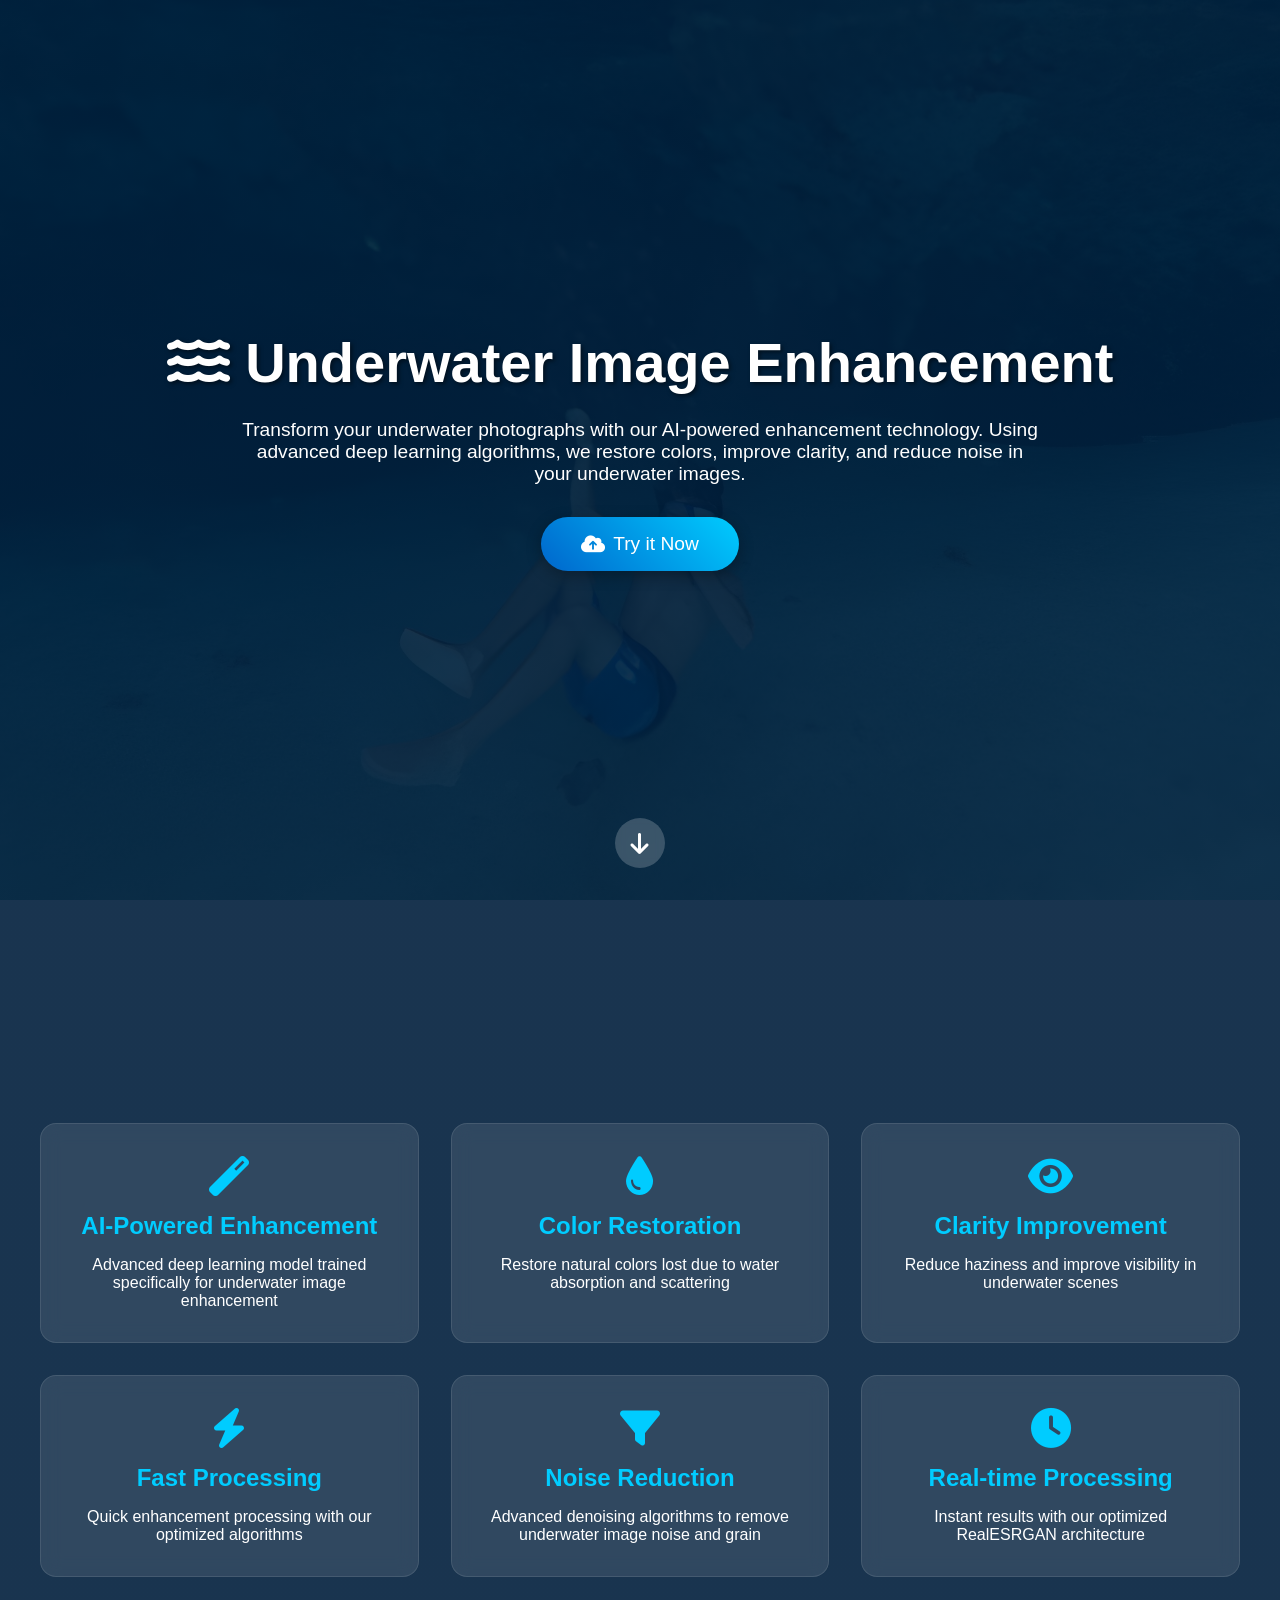
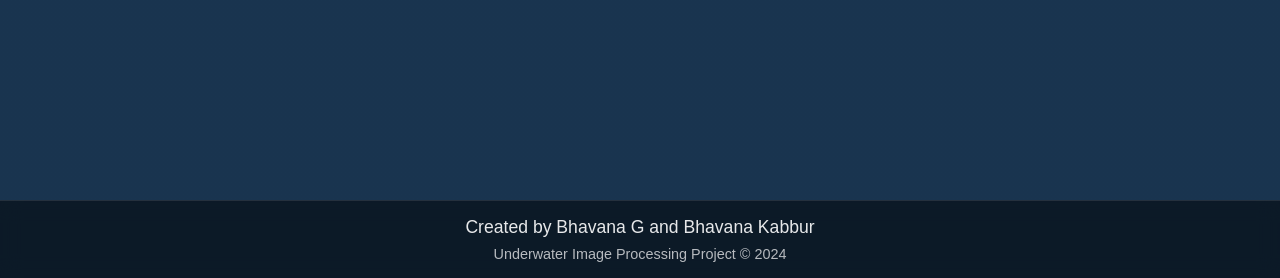
<file: templates/landing.html>
<!DOCTYPE html>
<html lang="en">
<head>
    <meta charset="UTF-8">
    <meta name="viewport" content="width=device-width, initial-scale=1.0">
    <title>Underwater Image Enhancement</title>
    <link href="https://cdnjs.cloudflare.com/ajax/libs/font-awesome/6.0.0/css/all.min.css" rel="stylesheet">
    <style>
        :root {
            --primary-color: #0066cc;
            --secondary-color: #00ccff;
            --background-color: #001e3c;
            --text-color: #ffffff;
        }

        * {
            margin: 0;
            padding: 0;
            box-sizing: border-box;
            font-family: 'Segoe UI', Tahoma, Geneva, Verdana, sans-serif;
        }

        body {
            background-color: var(--background-color);
            color: var(--text-color);
            scroll-behavior: smooth;
            background: linear-gradient(rgba(0, 30, 60, 0.9), rgba(0, 30, 60, 0.9)),
                        url('/static/underwater-bg.jpg') center/cover fixed;
            min-height: 100vh;
            overflow-x: hidden; 
        }

        .hero {
            min-height: 100vh;
            display: flex;
            flex-direction: column;
            align-items: center;
            justify-content: center;
            text-align: center;
            padding: 2rem;
            background: transparent;
        }

        .hero h1 {
            font-size: 3.5rem;
            margin-bottom: 1.5rem;
            text-shadow: 2px 2px 4px rgba(0,0,0,0.5);
        }

        .hero p {
            font-size: 1.2rem;
            margin-bottom: 2rem;
            max-width: 800px;
        }

        .cta-button {
            display: inline-flex;
            align-items: center;
            gap: 0.5rem;
            background: linear-gradient(45deg, var(--primary-color), var(--secondary-color));
            color: white;
            padding: 1rem 2.5rem;
            border-radius: 3rem;
            text-decoration: none;
            font-size: 1.2rem;
            transition: all 0.3s ease;
            box-shadow: 0 4px 15px rgba(0, 0, 0, 0.3);
        }

        .cta-button:hover {
            transform: translateY(-3px);
            box-shadow: 0 6px 20px rgba(0, 0, 0, 0.4);
        }

        .features {
            min-height: 100vh;
            padding: 5rem 2rem;
            display: flex;
            align-items: center;
            justify-content: center;
            background: transparent;
        }

        .features-container {
            max-width: 1200px;
            margin: 0 auto;
            display: grid;
            grid-template-columns: repeat(auto-fit, minmax(300px, 1fr));
            gap: 2rem;
        }

        .feature-card {
            background: rgba(255, 255, 255, 0.1);
            backdrop-filter: blur(10px);
            padding: 2rem;
            border-radius: 1rem;
            text-align: center;
            transition: transform 0.3s ease;
            border: 1px solid rgba(255, 255, 255, 0.1);
        }

        .feature-card:hover {
            transform: translateY(-5px);
        }

        .feature-card i {
            font-size: 2.5rem;
            color: var(--secondary-color);
            margin-bottom: 1rem;
        }

        .feature-card h3 {
            font-size: 1.5rem;
            margin-bottom: 1rem;
            color: var(--secondary-color);
        }

        @media (max-width: 768px) {
            body {
                background: var(--background-color);
            }

            .hero h1 {
                font-size: 2rem;
            }
            
            .hero p {
                font-size: 0.9rem;
                padding: 0 1rem;
            }

            .features {
                padding: 3rem 1rem;
            }

            .features-container {
                grid-template-columns: 1fr;
                gap: 1.5rem;
            }

            .feature-card {
                padding: 1.5rem;
            }

            .feature-card h3 {
                font-size: 1.3rem;
            }

            .feature-card p {
                font-size: 0.9rem;
            }

            .cta-button {
                padding: 0.8rem 2rem;
                font-size: 1rem;
            }

            .scroll-down-btn {
                bottom: 1rem;
                width: 40px;
                height: 40px;
                left: 50%;
                transform: translateX(-50%);
            }
        }

        .scroll-down-btn {
            position: fixed;
            bottom: 2rem;
            left: 50%;
            transform: translateX(-50%);
            background: rgba(255, 255, 255, 0.2);
            border: none;
            border-radius: 50%;
            width: 50px;
            height: 50px;
            cursor: pointer;
            display: none;
            justify-content: center;
            align-items: center;
            transition: all 0.3s ease;
            backdrop-filter: blur(5px);
            z-index: 1000;
        }

        .scroll-down-btn:hover {
            background: rgba(255, 255, 255, 0.3);
        }

        .scroll-down-btn i {
            color: white;
            font-size: 1.5rem;
            animation: bounce 2s infinite;
        }

        @keyframes bounce {
            0%, 20%, 50%, 80%, 100% {
                transform: translateY(0);
            }
            40% {
                transform: translateY(-10px);
            }
            60% {
                transform: translateY(-5px);
            }
        }

        .scroll-down-btn:hover i {
            animation-play-state: paused;
        }
    </style>
</head>
<body>
    <section class="hero">
        <h1><i class="fas fa-water"></i> Underwater Image Enhancement</h1>
        <p>Transform your underwater photographs with our AI-powered enhancement technology. 
           Using advanced deep learning algorithms, we restore colors, improve clarity, and 
           reduce noise in your underwater images.</p>
        <a href="/upload" class="cta-button">
            <i class="fas fa-cloud-upload-alt"></i>
            Try it Now
        </a>
    </section>

    <section class="features">
        <div class="features-container">
            <div class="feature-card">
                <i class="fas fa-magic"></i>
                <h3>AI-Powered Enhancement</h3>
                <p>Advanced deep learning model trained specifically for underwater image enhancement</p>
            </div>
            <div class="feature-card">
                <i class="fas fa-tint"></i>
                <h3>Color Restoration</h3>
                <p>Restore natural colors lost due to water absorption and scattering</p>
            </div>
            <div class="feature-card">
                <i class="fas fa-eye"></i>
                <h3>Clarity Improvement</h3>
                <p>Reduce haziness and improve visibility in underwater scenes</p>
            </div>
            <div class="feature-card">
                <i class="fas fa-bolt"></i>
                <h3>Fast Processing</h3>
                <p>Quick enhancement processing with our optimized algorithms</p>
            </div>
            <div class="feature-card">
                <i class="fas fa-filter"></i>
                <h3>Noise Reduction</h3>
                <p>Advanced denoising algorithms to remove underwater image noise and grain</p>
            </div>
            <div class="feature-card">
                <i class="fas fa-clock"></i>
                <h3>Real-time Processing</h3>
                <p>Instant results with our optimized RealESRGAN architecture</p>
            </div>
        </div>
    </section>

    <button class="scroll-down-btn" id="scrollBtn">
        <i class="fas fa-arrow-down"></i>
    </button>

    <footer style="background: rgba(0, 0, 0, 0.5); padding: 1rem; text-align: center; margin-top: auto; border-top: 1px solid rgba(255, 255, 255, 0.1); backdrop-filter: blur(10px);">
        <p style="font-size: 1.1rem; margin-bottom: 0.5rem; color: rgba(255, 255, 255, 0.9);">Created by Bhavana G and Bhavana Kabbur</p>
        <p style="font-size: 0.9rem; color: rgba(255, 255, 255, 0.7);">Underwater Image Processing Project &copy; 2024</p>
    </footer>

    <script>
        const scrollBtn = document.getElementById('scrollBtn');
        const hero = document.querySelector('.hero');
        const features = document.querySelector('.features');
        
        // Show button immediately when page loads
        scrollBtn.style.display = 'flex';
        
        window.addEventListener('scroll', () => {
            const featuresTop = features.getBoundingClientRect().top;
            const windowHeight = window.innerHeight;
            
            // Hide button when features section starts becoming visible
            if (featuresTop < windowHeight - 100) {
                scrollBtn.style.display = 'none';
            } else {
                scrollBtn.style.display = 'flex';
            }
        });

        scrollBtn.addEventListener('click', () => {
            features.scrollIntoView({ behavior: 'smooth' });
        });
    </script>
</body>
</html>
</file>
